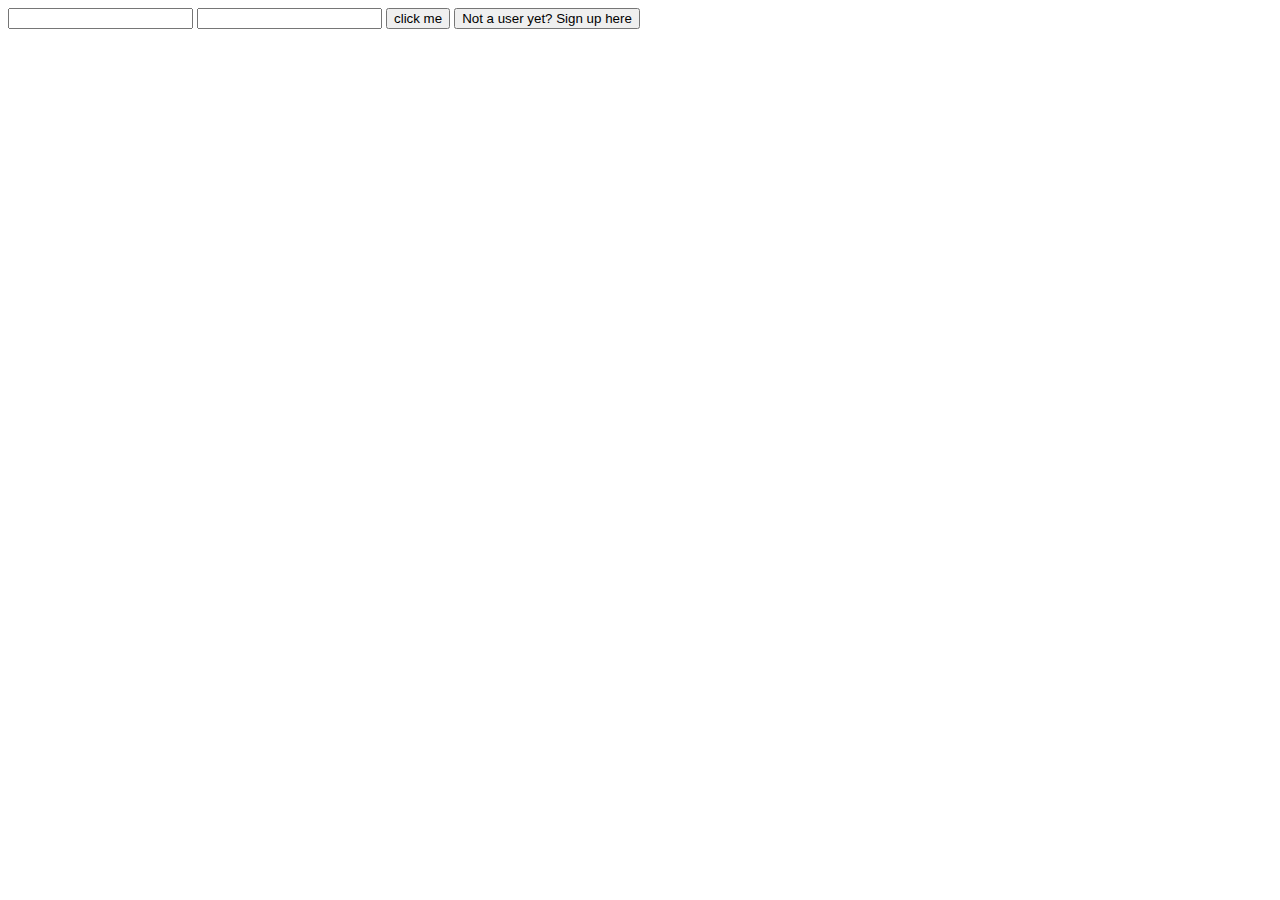
<file: index.html>
<!DOCTYPE html>
<html lang="en">
<head>
    <meta charset="UTF-8">
    <title>Title</title>
</head>
<body>
<form>
    <input id="username">
    <input id="password">
    <button type="button" onclick="getInfo()">click me</button>
    <input type="button" value="Not a user yet? Sign up here"
           onclick="window.location.href='https://www.google.de/'"/>
</form>
<script src="login.js"></script>
</body>
</html>
<base href="/">

</body>
</html>
</file>
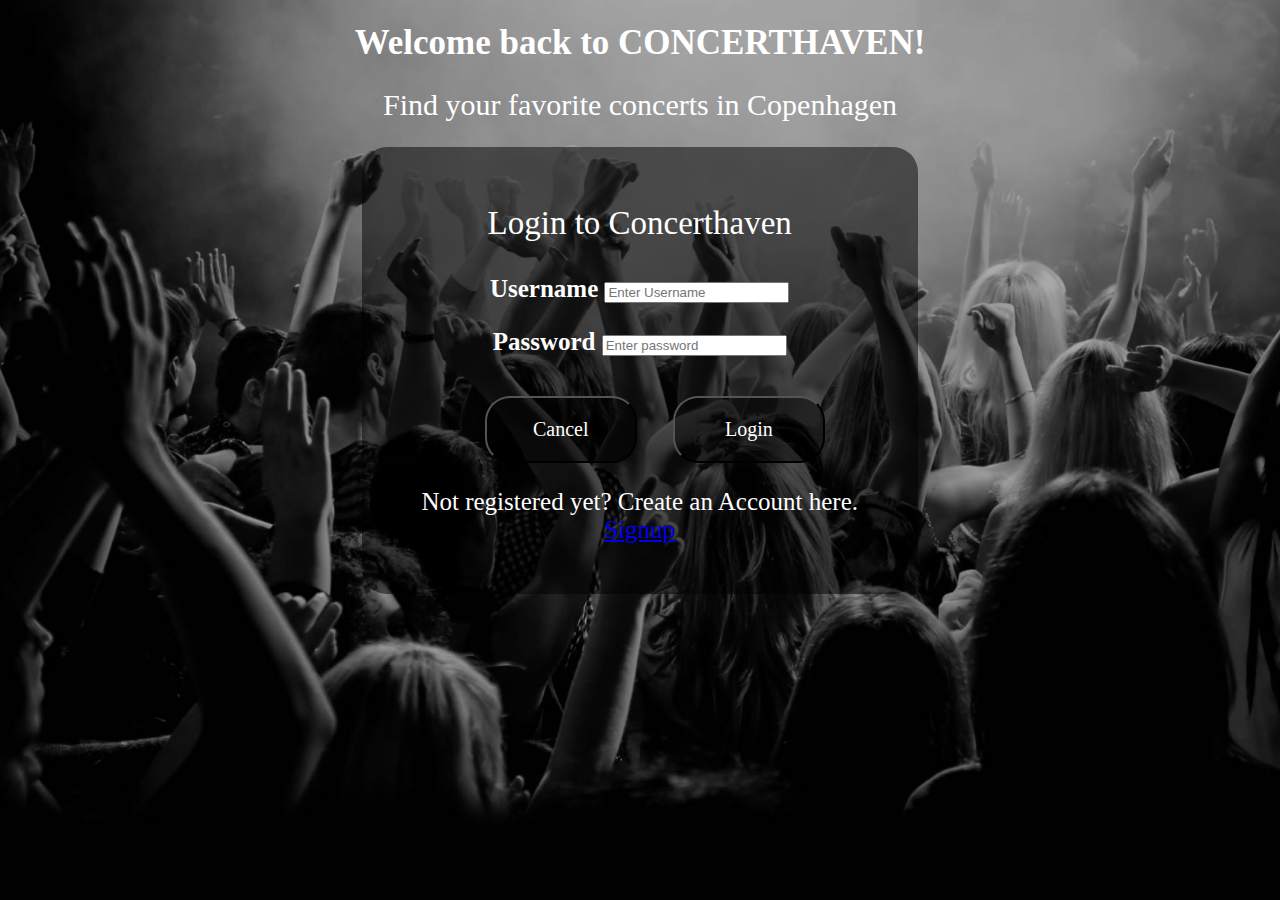
<file: HTML/index.html>
<!DOCTYPE html>
<html lang="en">
<head>
    <meta charset="UTF-8">
    <title>Title</title>
    <link rel="stylesheet" type="text/css" href="../Styles/login.css">
    <script src="../JS/login.js"></script>

</head>
<body>

<h1> Welcome back to CONCERTHAVEN! </h1>
<h2> Find your favorite concerts in Copenhagen </h2>

<div class="container">
    <form id="head"></p>
        <h3>Login to Concerthaven</h3>
        <b>Username</b>
        <input type="text" placeholder="Enter Username" name="userName" id="userName" required>
        <p id="p3"></p>
        <b>Password</b>
        <input type="password" placeholder="Enter password" name="password" id="password" required>
        <p id="p5"></p>

        <div class="clearfix">
            <button type="reset" value="Reset" id="cancelbtn"> Cancel</button>
            <input type="button" value="Login" id="loginbtn"/>

        </div>
        <div class="container signin">
            <div class="createacc">
                <p> Not registered yet? Create an Account here. <a href="../HTML/signup.html"> Signup </a>
                </p>
            </div>
        </div>
</div>
</form>
</file>
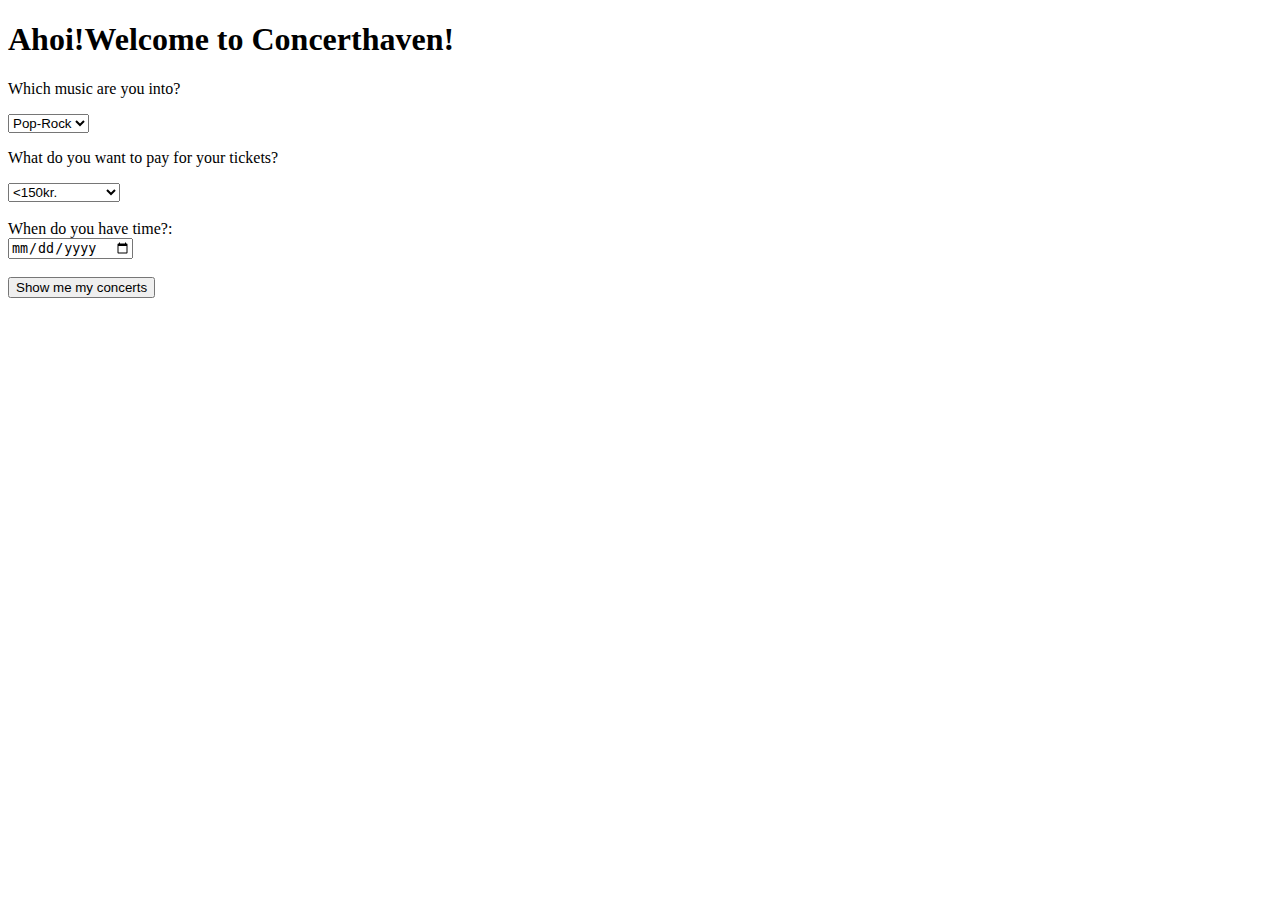
<file: filterTry.html>
<!DOCTYPE html>
<html lang="en">
<head>
    <meta charset="UTF-8">
    <title>Ahoi! Welcome to Conerthaven</title>
</head>
<header>
    <h1>Ahoi!Welcome to Concerthaven!</h1>
</header>

<p>Which music are you into?</p>

<form>
    <select id="genreSelect">
        <option value="Pop-Rock">Pop-Rock</option>
        <option value="Electro">Electro</option>
        <option value="Hip-Hop">Hip-Hop</option>
        <option value="Classic">Classic</option>
    </select>
</form>
<p>What do you want to pay for your tickets?</p>

<form>
    <select id="priceSelect">
        <option value=150><150kr.</option>
        <option value=350><350kr.</option>
        <option value=500><500kr.</option>
        <option value=450>Doesn't matter.</option>
    </select>
</form>


<br>
<form action="/action_page.php">
    When do you have time?:<br> <input type="date" name="concertDate">
</form>

<br>
<button type="button" id="buttonClick">Show me my concerts</button>

<p id="filter"></p>
<script src="ConcertsChris.js"></script>


</body>
</html>
</file>
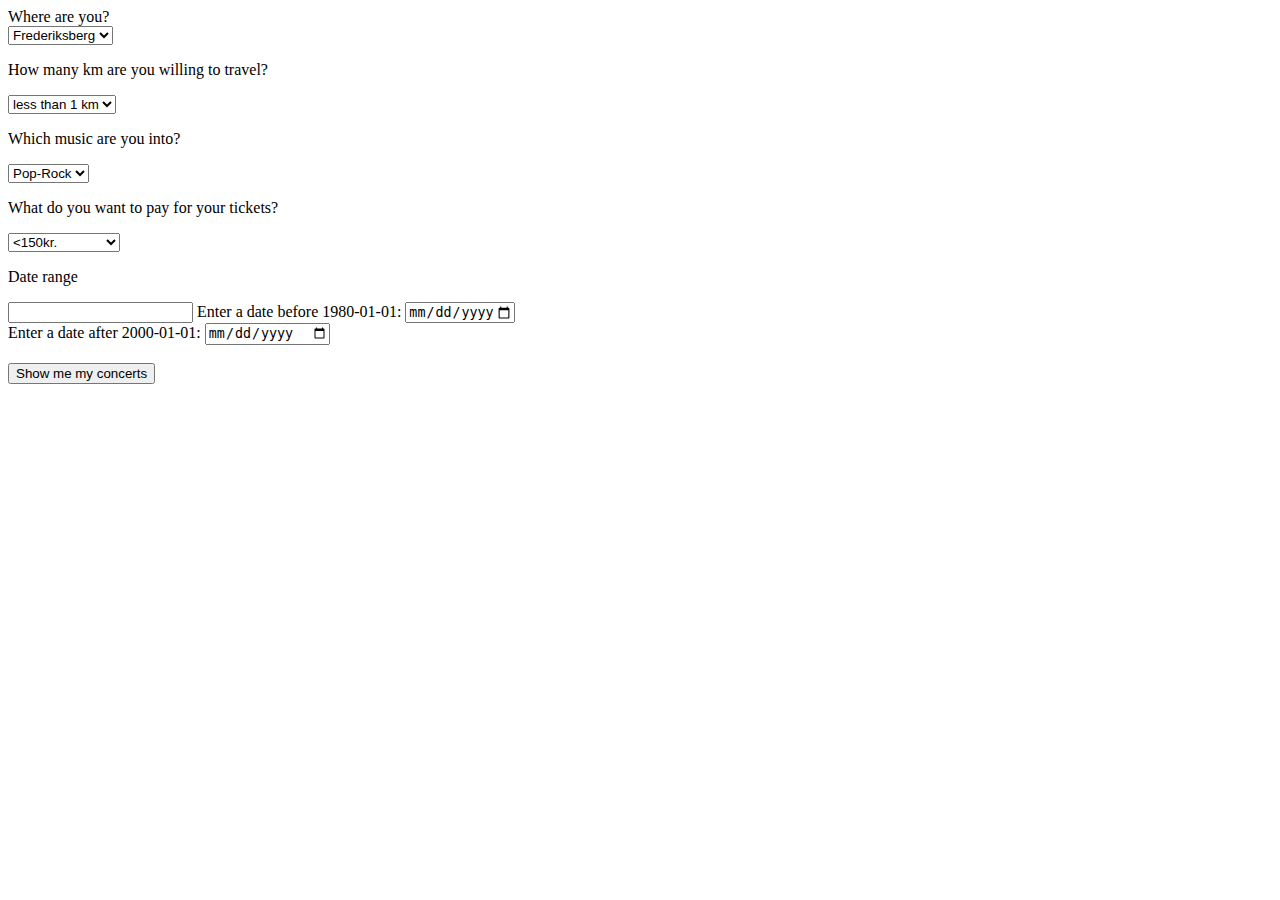
<file: geoloctry.html>
<!DOCTYPE html>
<html lang="en">
<head>
    <meta charset="UTF-8">
    <title>Ahoi! Welcome to Conerthaven</title>
</head>
Where are you?
<body>
<form>
    <select id="locSelect">
        <option value="Frederiksberg">Frederiksberg</option>
        <option value="Vesterbro">Vesterbro</option>
        <option value="Nørrebro">Nørrebro</option>
</select>
</form>
<p>How many km are you willing to travel?</p>
<form>
    <select id="distSelect">
        <option value=1>less than 1 km</option>
        <option value=3>less than 3 km</option>
        <option value=5>less than 5 km</option>
    </select>
</form>
<p id="demo"></p>
<p>Which music are you into?</p>

<form>
    <select id="genreSelect">
        <option value="Pop-Rock">Pop-Rock</option>
        <option value="Electro">Electro</option>
        <option value="Hip-Hop">Hip-Hop</option>
        <option value="Classic">Classic</option>
    </select>
</form>
<p>What do you want to pay for your tickets?</p>
<form>
    <select id="priceSelect">
        <option value=150><150kr.</option>
        <option value=350><350kr.</option>
        <option value=500><500kr.</option>
        <option value=450>Doesn't matter.</option>
    </select>
</form>
<p> Date range </p>

<input>
Enter a date before 1980-01-01:
<input type="date" id="start" max="2020-12-12"><br>
Enter a date after 2000-01-01:
<input type="date" id="end" min="2018-12-01"><br>
</input>
<br>
<button type="button" id="buttonClick">Show me my concerts</button>

<p id="filter"></p>
<script src="geoloctry.js"></script>
</body>
</html>
</file>
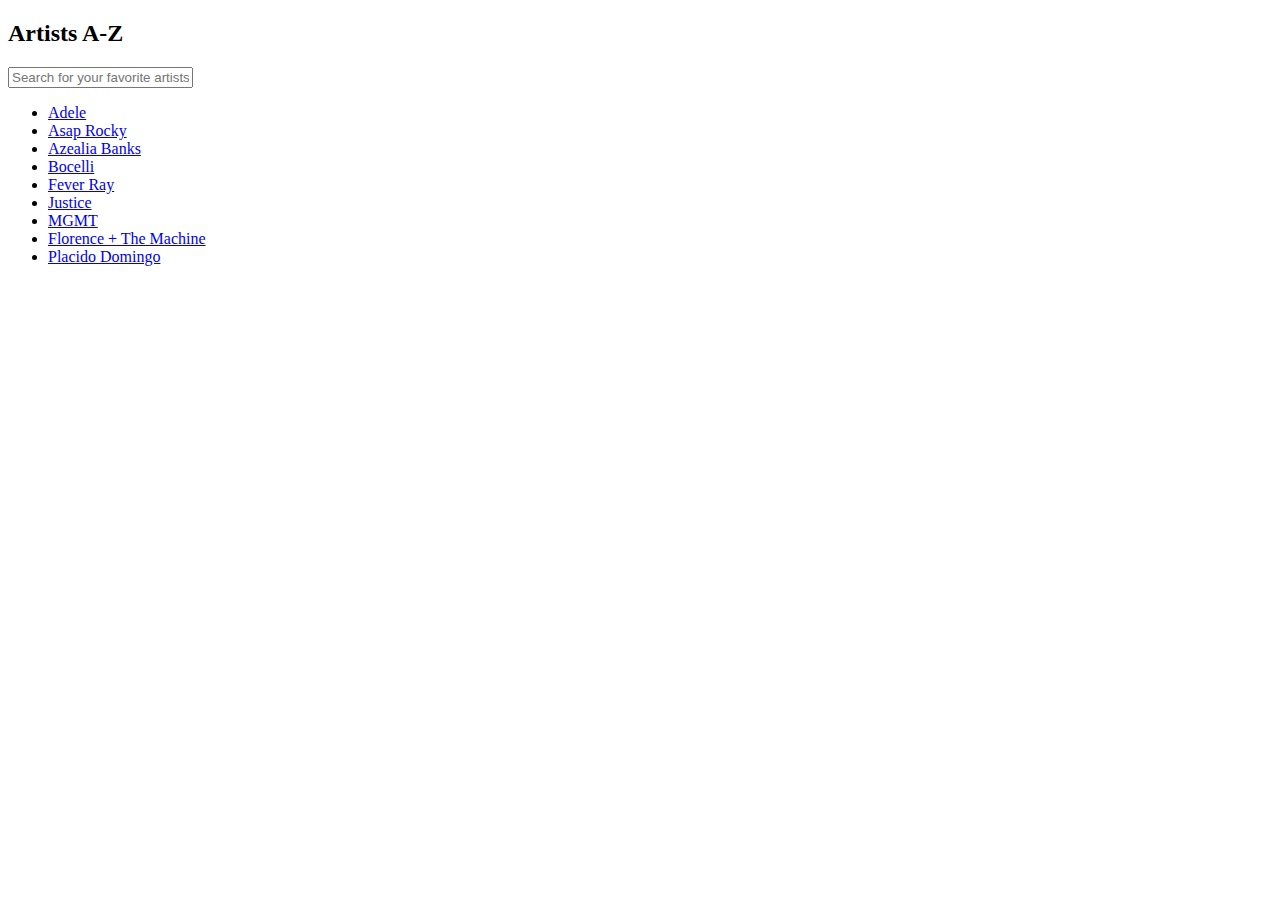
<file: search.html>
<!DOCTYPE HTML>
<html>
<head>
<title>Title of the document</title>
</head>

<body>
<h2>Artists A-Z</h2>

<input type="text" id="myInput" onkeyup="myFunction()" placeholder="Search for your favorite artists"
       title="Type in a name">

<ul id="myUL">
    <li><a href="#">Adele</a></li>
    <li><a href="#">Asap Rocky</a></li>
    <li><a href="#">Azealia Banks</a></li>
    <li><a href="#">Bocelli</a></li>
    <li><a href="#">Fever Ray</a></li>
    <li><a href="#">Justice</a></li>
    <li><a href="#">MGMT</a></li>
    <li><a href="#">Florence + The Machine</a></li>
    <li><a href="#">Placido Domingo</a></li>

</ul>


</body>

</html>
</file>
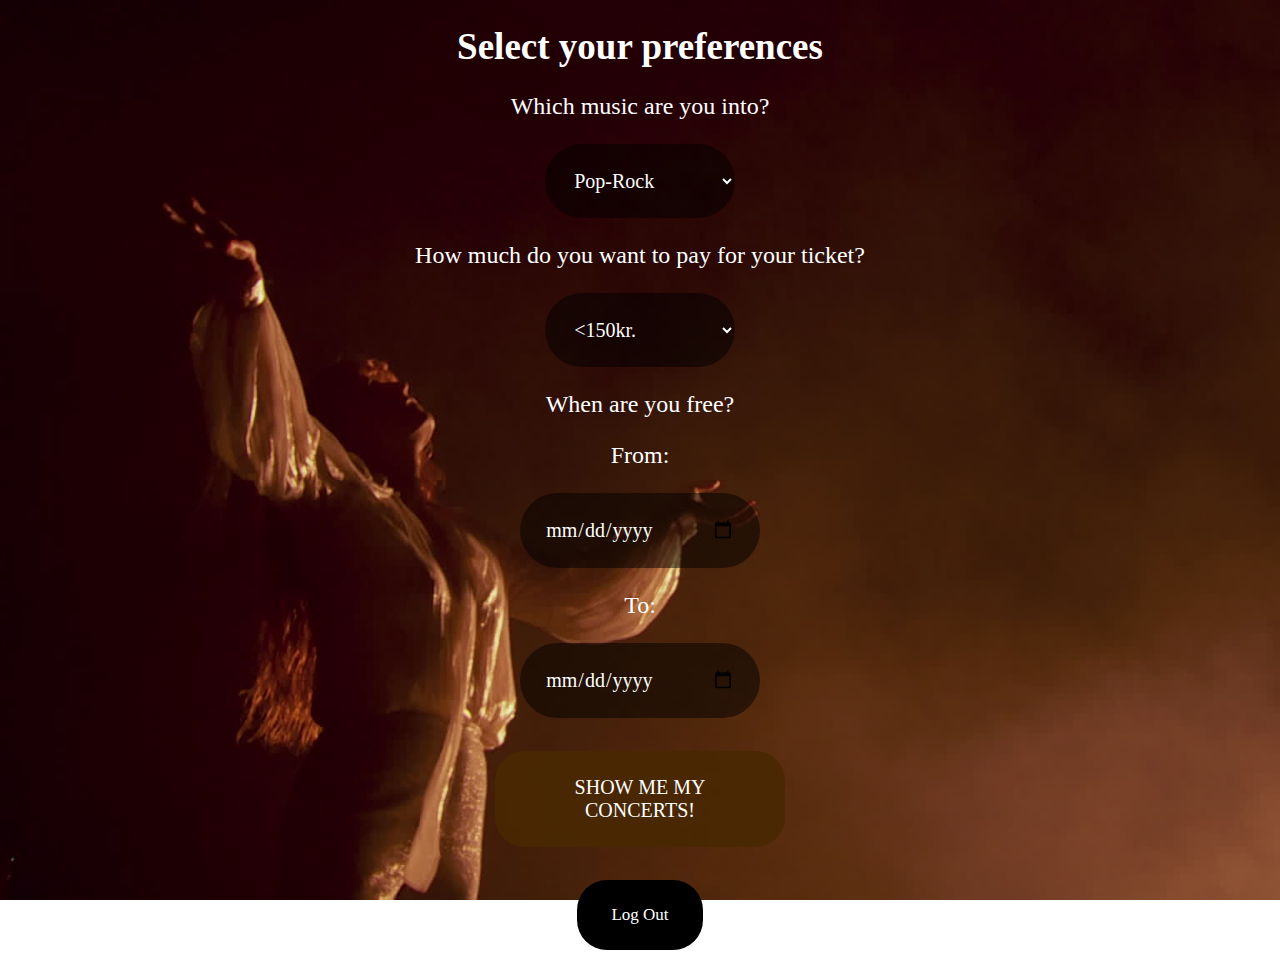
<file: HTML/concert-filters.html>
<!DOCTYPE html>
<html lang="en">
<head>
    <meta charset="UTF-8">
    <title>Ahoi! Welcome to Conerthaven</title>
    <link rel="stylesheet" type="text/css" href="../Styles/concert-filters.css">

</head>

<body>

<h1>Select your preferences</h1>
<p id="demo"></p>
<p> Which music are you into? </p>

<form>
    <select id="genreSelect">
        <option value="Pop-Rock">Pop-Rock</option>
        <option value="Electro">Electro</option>
        <option value="Hip-Hop">Hip-Hop</option>
        <option value="Classic">Classic</option>
    </select>
</form>
<p>How much do you want to pay for your ticket?</p>
<form>
    <select id="priceSelect">
        <option value=150><150kr.</option>
        <option value=350><350kr.</option>
        <option value=500><500kr.</option>
    </select>
</form>

<p> When are you free? </p>
<p> From: </p>
<input type="date" id="start" max="2020-12-12">
<p> To: </p>
<input type="date" id="end" min="2018-12-01">
<br> <br>
<button type="button" id="filterConcertsBtn">SHOW ME MY CONCERTS!</button>
 <br> <br>   
<a href="signup.html"> <input type="button" value="Log Out" id="signoffbtn">  </a>

<p id="filter"></p>

<script src="../JS/class-library.js"></script>
<script src="../JS/concert-filter.js"></script>

</body>
</html>
</file>
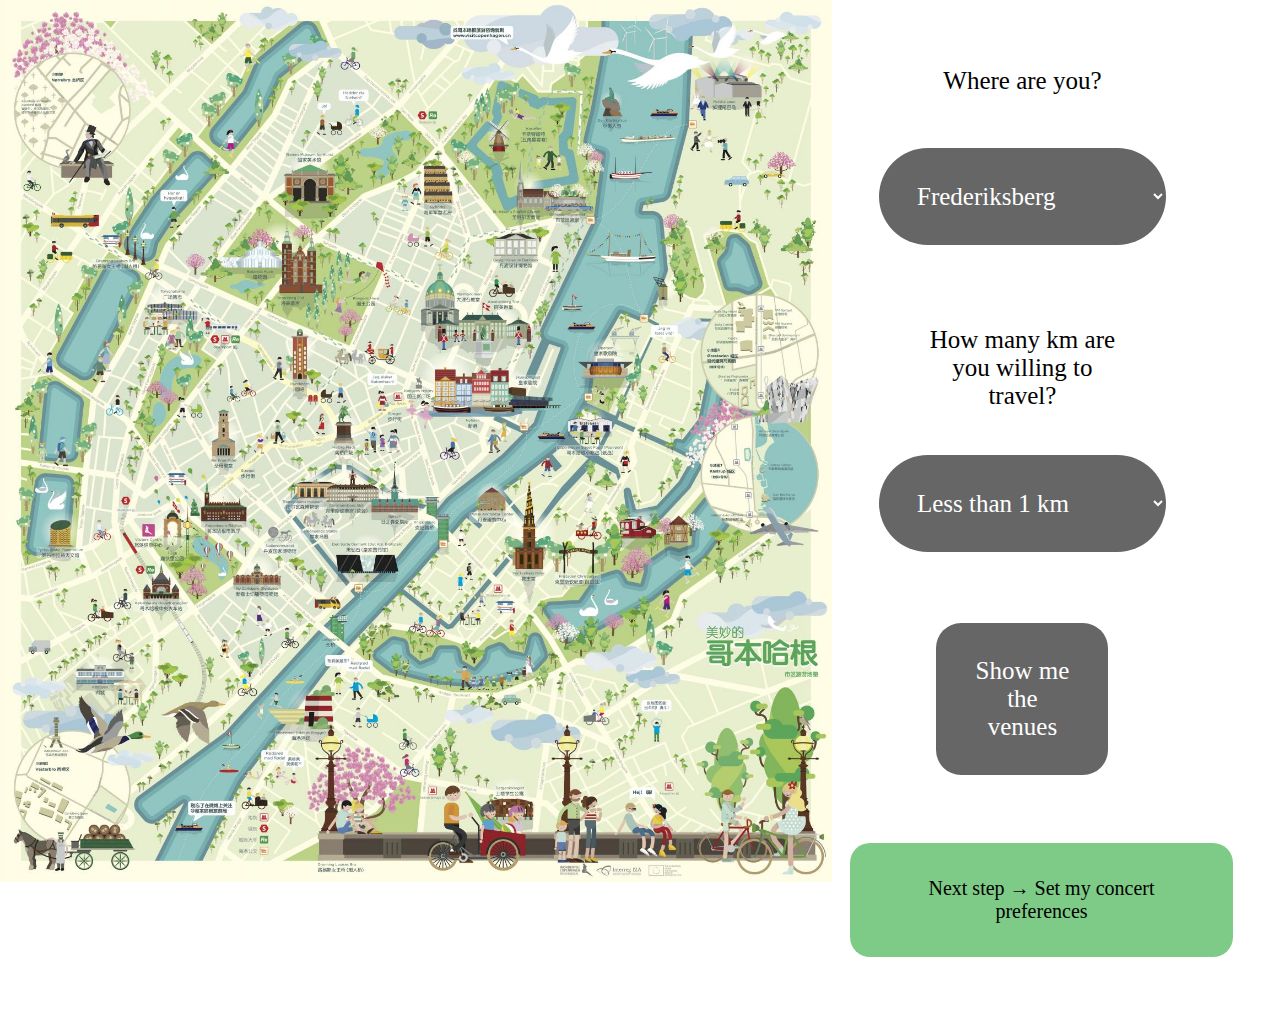
<file: HTML/geo.html>
<!DOCTYPE html>
<html lang="en">
<head>
    <meta charset="UTF-8">
    <title>Geo</title>
    <link rel="stylesheet" type="text/css" href="../Styles/geo.css">
</head>
<p> Where are you? </p>
<br>
<body>
<form>
    <select id="locSelect">
        <option value="Frederiksberg">Frederiksberg</option>
        <option value="Vesterbro">Vesterbro</option>
        <option value="Nørrebro">Nørrebro</option>
    </select>
</form>
<br> <br>
<p> How many km are you willing to travel? </p>
<form>
    <select id="distSelect">
        <option value=1>Less than 1 km</option>
        <option value=3>Less than 3 km</option>
        <option value=5>Less than 5 km</option>
    </select>
</form>
<br> <br>
<button type="button" id="buttonClick"> Show me the venues</button>
<br> <br>
<pre id="demo"></pre>
<button type="button" id="nextClick"> Next step → Set my concert preferences</button>
<br>
<br>
<script src="../JS/class-library.js"></script>
<script src="../JS/geoloc.js"></script>
</body>
</html>
</file>
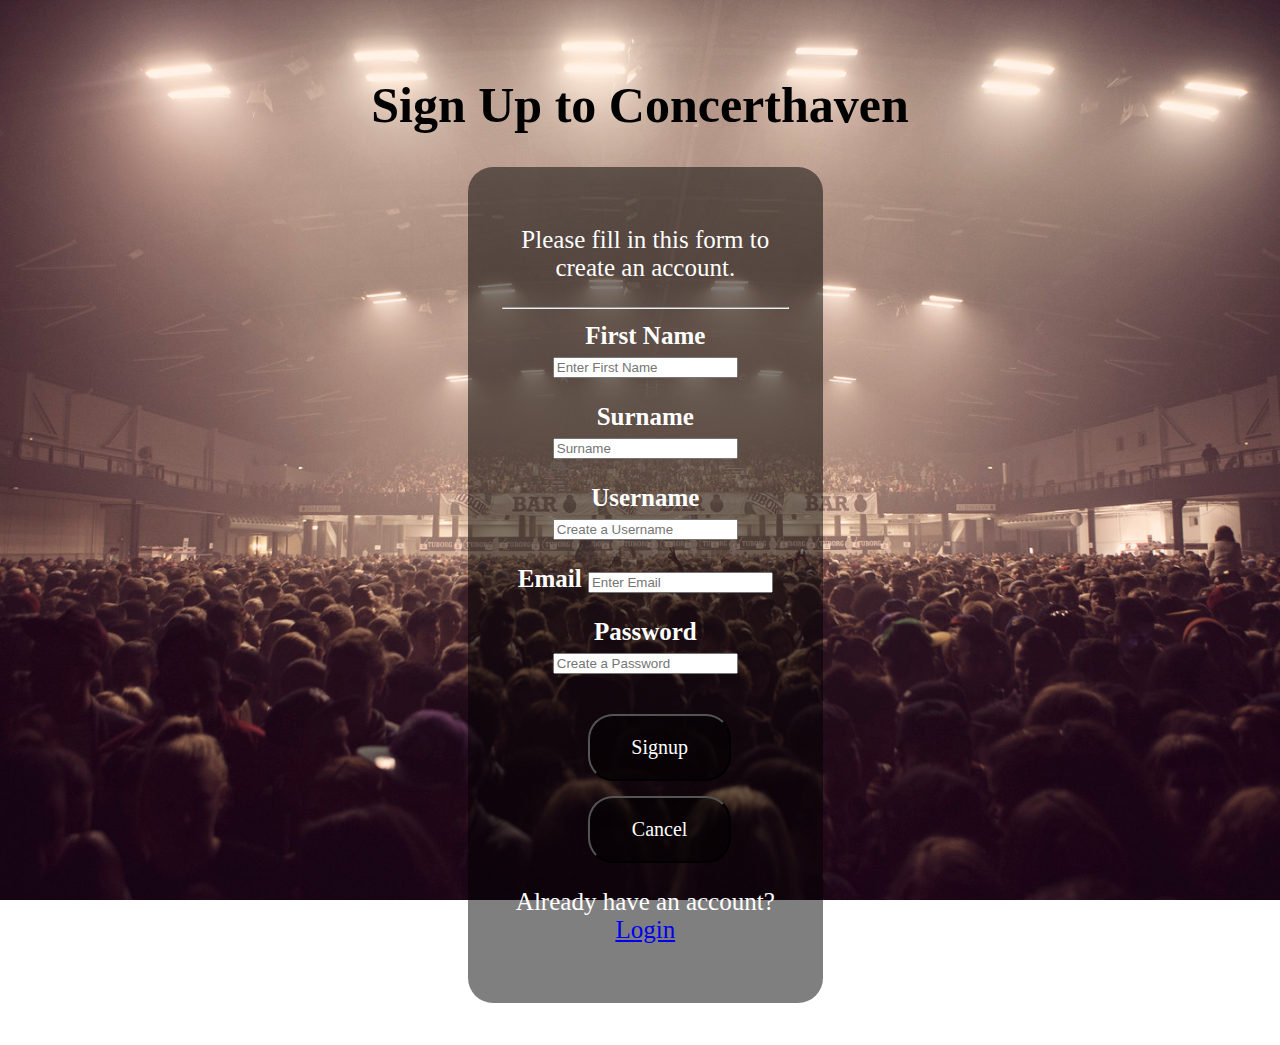
<file: HTML/signup.html>
<!DOCTYPE html>
<html lang="en">
<head>
    <meta charset="UTF-8">
    <title>Title</title>
    <script src="../JS/class-library.js"></script>
    <link rel="stylesheet" type="text/css" href="../Styles/signup.css">

</head>
<body>
<h1>Sign Up to Concerthaven</h1>

<form id="SignUp">

    <p>Please fill in this form to create an account.</p>
    <hr>

    <b>First Name</b>
    <input type="text" placeholder="Enter First Name" name="firstName" id="firstName">
    <p id="p1"></p>

    <b>Surname</b>
    <input type="text" placeholder="Surname" name="surName" id="surName">
    <p id="p2"></p>

    <b>Username</b>
    <input type="text" placeholder="Create a Username" name="userName" id="userName">
    <p id="p3"></p>

    <b>Email</b>
    <input type="text" placeholder="Enter Email" name="email" id="email">
    <p id="p4"></p>

    <b>Password</b>
    <input type="password" placeholder="Create a Password" name="password" id="password">
    <p id="p5"></p>

    <div class="clearfix">
        <input type="button" value="Signup" id="signupbtn"/>
        <button type="reset" value="Reset" id="cancelbtn"> Cancel</button>

    </div>

    <div class="container signin">
        <p>Already have an account? <a
                href="../HTML/index.html">Login</a>

        </p>
    </div>
</form>
</div>

<script src="../JS/signup.js"></script>

</body>
</html>
</file>
<file: Styles/login.css>
body {
    background: url(occg-bg.jpg) no-repeat center center fixed;
    -webkit-background-size: cover;
    -moz-background-size: cover;
    -o-background-size: cover;
    background-size: cover;
    text-align: center;
    color: white;

}

#head {
    font-size: 25px;
    margin-left: 28%;
    padding: 25px;
    color: white;
    width: 40%;
    margin-top: 15px;
    background-color: rgba(0, 0, 0, 0.5);
    border: 1px solid 2 B2A2A;
    border-radius: 25px;
    font-family: Garamond;

}

p {
    font-family: Garamond;
    text-align: center;
    color: white;
    font-size: 25px;

}

h1 {
    font-family: Garamond;
    text-align: center;
    color: white;
    font-size: 35px;

}

h2 {
    font-family: Garamond;
    text-align: center;
    color: white;
    font-size: 30px;
    font-weight: normal;
}

h3 {
    font-family: Garamond;
    text-align: center;
    color: white;
    font-size: 33px;
    font-weight: normal;
}

#cancelbtn, #loginbtn {

    font-size: 20px;
    margin-left: 6%;
    padding: 20px;
    color: white;
    width: 30%;
    margin-top: 15px;
    background-color: rgba(0, 0, 0, 0.5);
    border: 1px solid 2 B2A2A;
    border-radius: 25px;
    font-family: Garamond;

}
</file>
<file: Styles/concert-filters.css>
body {
    background: url("def856d54fe014d1b963bf234313811d20151910424942.jpg") no-repeat center center fixed;
    -webkit-background-size: cover;
    -moz-background-size: cover;
    -o-background-size: cover;
    background-size: cover;
    text-align: center;

}

#genreSelect, #start, #end, #priceSelect {
    font-size: 20px;
    margin-left: 20%;
    margin-right: 20%;
    padding: 25px;
    color: white;
    width: 15%;
    margin-left: 20%;
    background-color: rgba(0, 0, 0, 0.5);
    border: none;
    border-radius: 40px;
    font-family: Garamond;

}

#filterConcertsBtn {
    font-size: 20px;
    margin-left: 20%;
    margin-right: 20%;
    padding: 25px;
    color: white;
    width: 23%;
    margin-left: 20%;
    margin-top: 15px;
    background-color: rgba(73, 40, 2, 0.9);
    border: none;
    border-radius: 30px;
    font-family: Garamond;

}

h1 {

    font-family: Garamond;
    text-align: center;
    color: white;
    font-size: 37px;

}

p {
    font-family: Garamond;
    text-align: center;
    color: white;
    font-size: 24px;

}

#signoffbtn {

    font-size: 17px;
    margin-left: 20%;
    margin-right: 20%;
    padding: 25px;
    color: white;
    width: 10%;
    margin-left: 20%;
    margin-top: 15px;
    background-color: black;
    border: none;
    border-radius: 30px;
    font-family: Garamond;
}
</file>
<file: Styles/geo.css>
body {
    background: url(forside_2_trykklar.jpg) no-repeat;
    -webkit-background-size: cover;
    -moz-background-size: cover;
    -o-background-size: cover;
    background-size: 65%;
    text-align: center;
    font-family: Garamond;
    font-style: normal;
    font-size: 25px;
    margin-left: 10%;
    margin-right: 10%;
    padding: 34px;
    color: white;
}

#distSelect {
    font-size: 25px;
    margin-left: 75%;

    padding: 34px;
    color: white;
    width: 30%;
    margin-top: 20px;
    background-color: rgba(0, 0, 0, 0.6);
    border: none;
    border-radius: 50px;
    font-family: Garamond;

}

#locSelect {
    font-size: 25px;
    margin-left: 75%;
    padding: 34px;
    color: white;
    width: 30%;
    background-color: rgba(0, 0, 0, 0.6);
    border: none;
    border-radius: 50px;
    font-family: Garamond;

}

p {

    margin-left: 80%;
    font-family: Garamond;
    text-align: center;
    font-weight: normal;
    color: black;

}

#buttonClick {
    font-size: 25px;
    margin-left: 80%;
    padding: 34px;
    color: white;
    width: 18%;
    margin-top: 15px;
    background-color: rgba(0, 0, 0, 0.6);
    border: none;
    border-radius: 25px;
    font-family: Garamond;
}

#demo {
    font-size: 25px;
    color: black;
    margin-left: 75%;
    font-family: Garamond;
}

#nextClick {
    font-size: 20px;
    margin-left: 72%;
    padding: 34px;
    color: black;
    width: 40%;
    margin-top: 15px;
    background-color: rgba(32, 165, 49, 0.582);
    border: none;
    border-radius: 20px;
    font-family: Garamond;

}

#signoffbtn {

    font-size: 17px;
    margin-left: 85%;
    padding: 25px;
    color: white;
    width: 10%;
    margin-top: 15px;
    background-color: black;
    border: none;
    border-radius: 30px;
    font-family: Garamond;
}
</file>
<file: Styles/signup.css>
body {
    background: url(forum.jpg) no-repeat center center fixed;
    -webkit-background-size: cover;
    -moz-background-size: cover;
    -o-background-size: cover;
    background-size: cover;
    text-align: center;
    font-family: Garamond;
    font-style: normal;
    font-size: 25px;
    margin-left: 10%;
    margin-right: 10%;
    padding: 34px;

}

#SignUp {

    font-size: 25px;
    margin-left: 32%;
    padding: 34px;
    color: white;
    width: 30%;
    margin-top: 15px;
    background-color: rgba(0, 0, 0, 0.5);
    border: 1px solid 2 B2A2A;
    border-radius: 25px;
    font-family: Garamond;

}

#cancelbtn, #signupbtn {

    font-size: 20px;
    margin-left: 10%;
    padding: 20px;
    color: white;
    width: 50%;
    margin-top: 15px;
    background-color: rgba(0, 0, 0, 0.5);
    border: 1px solid 2 B2A2A;
    border-radius: 25px;
    font-family: Garamond;

}
</file>
